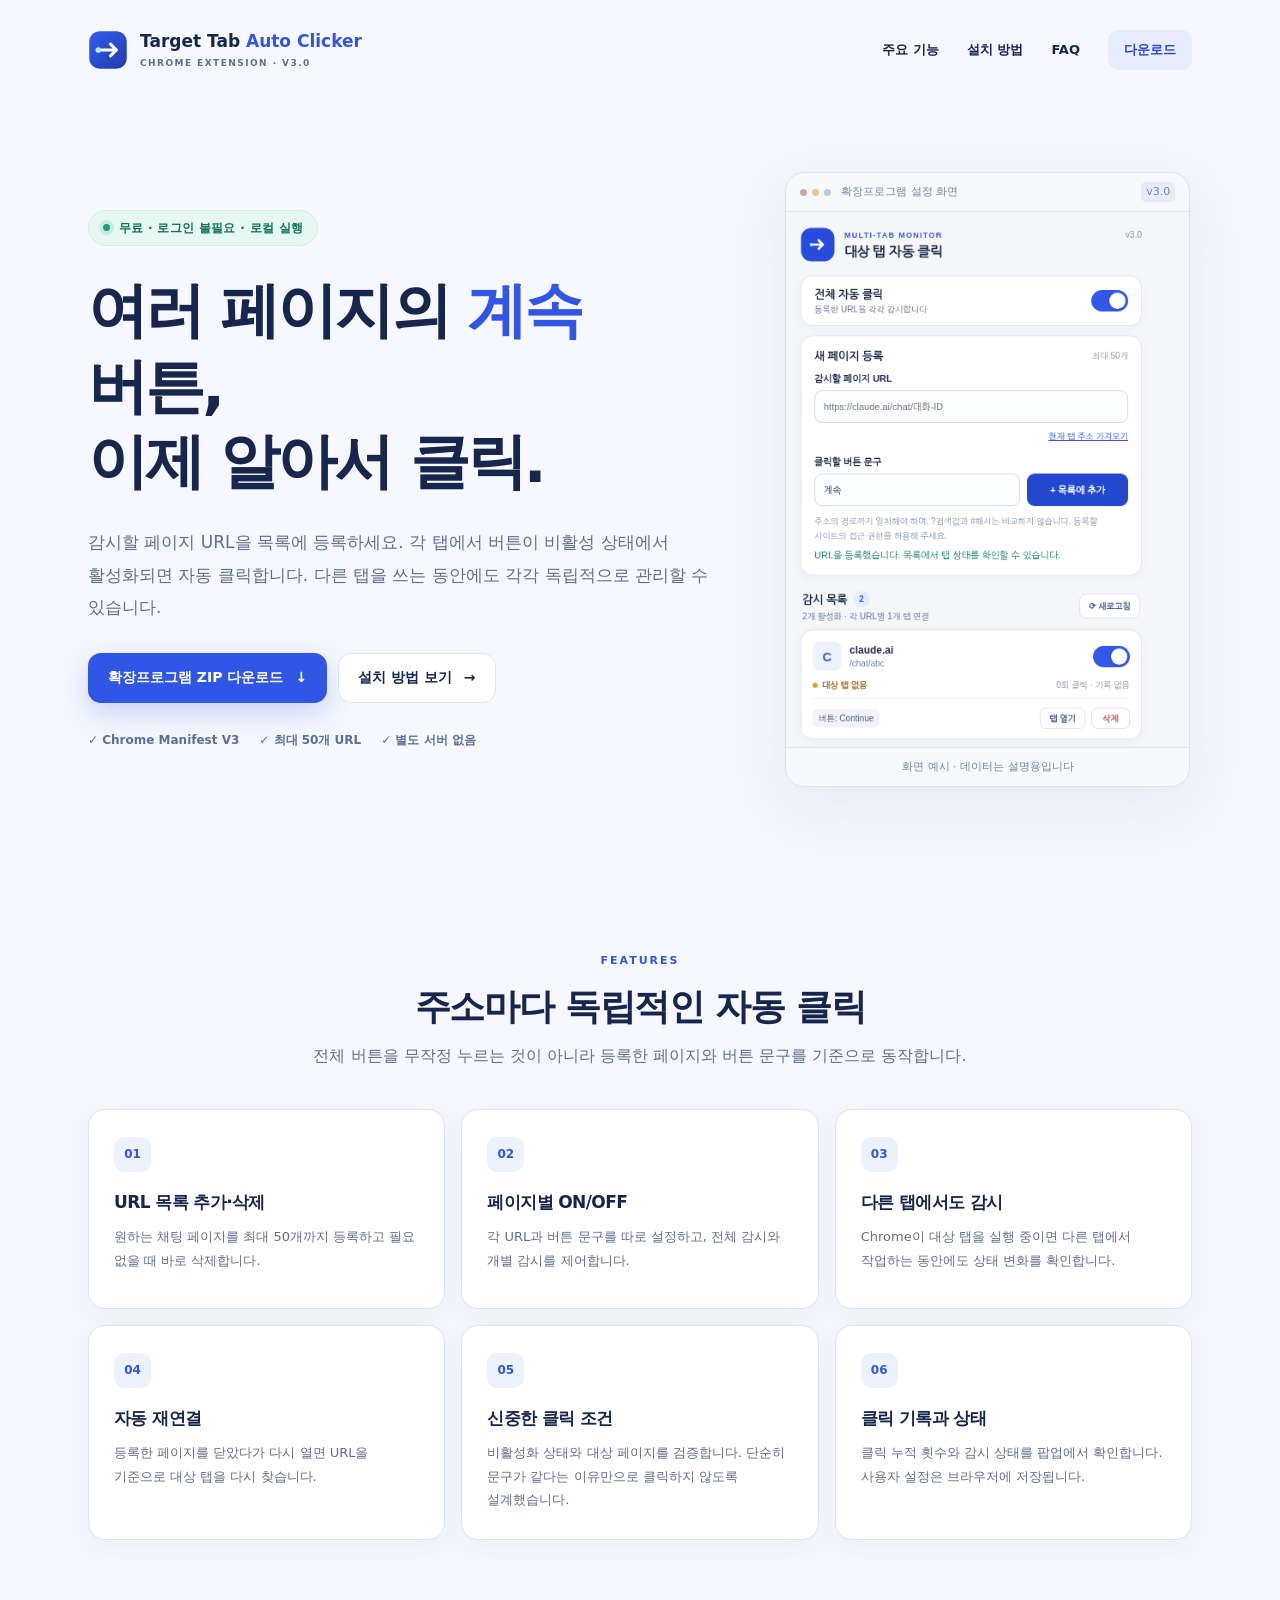
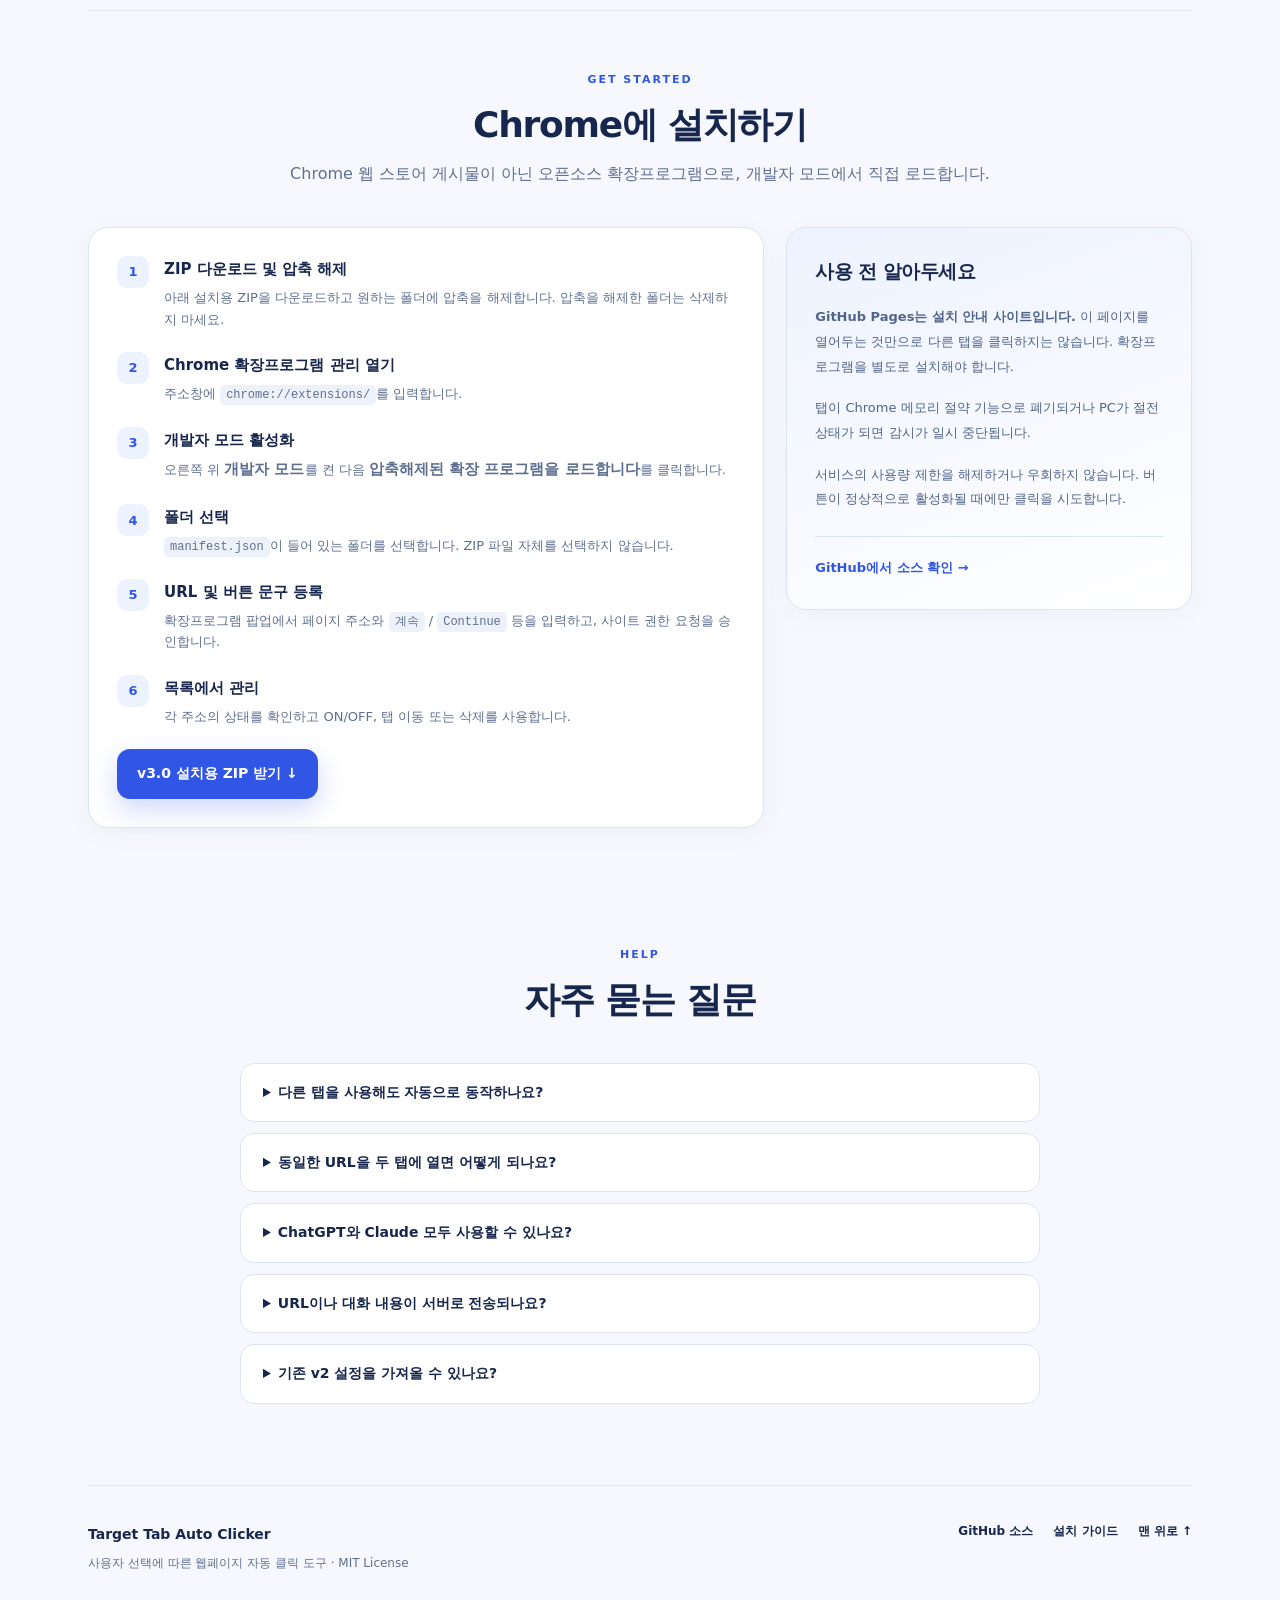
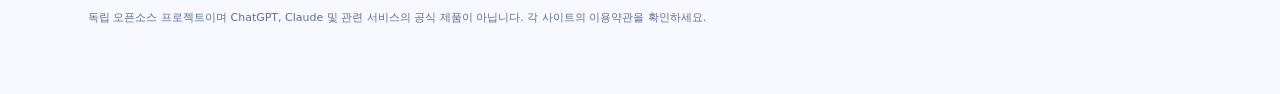
<file: docs/index.html>
<!doctype html>
<html lang="ko">
<head>
  <meta charset="utf-8">
  <meta name="viewport" content="width=device-width,initial-scale=1">
  <meta name="theme-color" content="#15234d">
  <meta name="description" content="원하는 대화 페이지를 목록에 등록하고 계속 버튼이 활성화되면 자동 클릭. URL별 감시·삭제·ON/OFF가 가능한 무료 Chrome 확장프로그램.">
  <meta name="robots" content="index,follow">
  <link rel="canonical" href="__SITE_URL__">
  <link rel="icon" href="favicon.svg" type="image/svg+xml">
  <link rel="icon" href="favicon-32.png" type="image/png" sizes="32x32">
  <link rel="apple-touch-icon" href="apple-touch-icon.png" sizes="180x180">
  <meta property="og:type" content="website">
  <meta property="og:site_name" content="Target Tab Auto Clicker">
  <meta property="og:title" content="대상 탭 자동 클릭 | 다중 URL Chrome 확장프로그램">
  <meta property="og:description" content="여러 대화 페이지를 등록하고, 각 탭의 버튼 활성화 상태를 감시해 자동 클릭. 탭별 ON/OFF·삭제·실행 기록을 한곳에서 관리하세요.">
  <meta property="og:url" content="__SITE_URL__">
  <meta property="og:image" content="__SITE_URL__og-image.png">
  <meta property="og:image:width" content="1200">
  <meta property="og:image:height" content="630">
  <meta name="twitter:card" content="summary_large_image">
  <meta name="twitter:title" content="대상 탭 자동 클릭 v3.0">
  <meta name="twitter:description" content="URL 목록형 Chrome 자동 클릭 확장프로그램">
  <meta name="twitter:image" content="__SITE_URL__og-image.png">
  <title>대상 탭 자동 클릭 v3.0 — Chrome 확장프로그램 다운로드</title>
  <link rel="stylesheet" href="styles.css">
  <script type="application/ld+json">
  {"@context":"https://schema.org","@type":"SoftwareApplication","name":"Target Tab Auto Clicker","applicationCategory":"BrowserApplication","operatingSystem":"Chrome (Desktop)","softwareVersion":"3.0.0","inLanguage":"ko","description":"여러 URL의 탭에서 지정한 버튼이 활성화되면 자동으로 클릭하는 Chrome 확장프로그램","url":"__SITE_URL__","downloadUrl":"__SITE_URL__downloads/__ZIP_NAME__","offers":{"@type":"Offer","price":"0","priceCurrency":"KRW"}}
  </script>
</head>
<body>
<a class="skip" href="#main">본문 바로가기</a>
<div class="site-wrap">
  <header class="masthead">
    <a class="brand" href="./" aria-label="대상 탭 자동 클릭 홈"><img src="favicon.svg" width="40" height="40" alt=""><span>Target Tab <strong>Auto Clicker</strong><small>CHROME EXTENSION · V3.0</small></span></a>
    <nav aria-label="주요 메뉴"><a href="#features">주요 기능</a><a href="#install">설치 방법</a><a href="#faq">FAQ</a><a class="nav-download" href="downloads/__ZIP_NAME__" download>다운로드</a></nav>
  </header>
  <main id="main">
    <section class="hero" aria-labelledby="title">
      <div class="hero-content">
        <span class="eyebrow"><span class="pulse"></span> 무료 · 로그인 불필요 · 로컬 실행</span>
        <h1 id="title">여러 페이지의 <em>계속</em> 버튼,<br>이제 알아서 클릭.</h1>
        <p class="hero-summary">감시할 페이지 URL을 목록에 등록하세요. 각 탭에서 버튼이 비활성 상태에서 활성화되면 자동 클릭합니다. 다른 탭을 쓰는 동안에도 각각 독립적으로 관리할 수 있습니다.</p>
        <div class="actions"><a class="btn primary" href="downloads/__ZIP_NAME__" download>확장프로그램 ZIP 다운로드 <span aria-hidden="true">↓</span></a><a class="btn secondary" href="#install">설치 방법 보기 <span aria-hidden="true">→</span></a></div>
        <div class="hero-notes"><span>✓ Chrome Manifest V3</span><span>✓ 최대 50개 URL</span><span>✓ 별도 서버 없음</span></div>
      </div>
      <div class="hero-preview"><div class="preview-bar"><span class="chrome-dots"><i></i><i></i><i></i></span>확장프로그램 설정 화면 <span class="preview-chip">v3.0</span></div><img src="assets/popup-preview.png" alt="대상 탭 자동 클릭 확장프로그램 팝업: URL 등록 폼, 전체 감시 스위치, URL 2개의 감시 상태 및 삭제 버튼" width="470" height="1150" fetchpriority="high"><div class="preview-caption">화면 예시 · 데이터는 설명용입니다</div></div>
    </section>
    <section id="features" class="section" aria-labelledby="features-title">
      <div class="section-heading"><span class="kicker">FEATURES</span><h2 id="features-title">주소마다 독립적인 자동 클릭</h2><p>전체 버튼을 무작정 누르는 것이 아니라 등록한 페이지와 버튼 문구를 기준으로 동작합니다.</p></div>
      <div class="features-grid">
        <article class="feature"><div class="feature-icon">01</div><h3>URL 목록 추가·삭제</h3><p>원하는 채팅 페이지를 최대 50개까지 등록하고 필요 없을 때 바로 삭제합니다.</p></article>
        <article class="feature"><div class="feature-icon">02</div><h3>페이지별 ON/OFF</h3><p>각 URL과 버튼 문구를 따로 설정하고, 전체 감시와 개별 감시를 제어합니다.</p></article>
        <article class="feature"><div class="feature-icon">03</div><h3>다른 탭에서도 감시</h3><p>Chrome이 대상 탭을 실행 중이면 다른 탭에서 작업하는 동안에도 상태 변화를 확인합니다.</p></article>
        <article class="feature"><div class="feature-icon">04</div><h3>자동 재연결</h3><p>등록한 페이지를 닫았다가 다시 열면 URL을 기준으로 대상 탭을 다시 찾습니다.</p></article>
        <article class="feature"><div class="feature-icon">05</div><h3>신중한 클릭 조건</h3><p>비활성화 상태와 대상 페이지를 검증합니다. 단순히 문구가 같다는 이유만으로 클릭하지 않도록 설계했습니다.</p></article>
        <article class="feature"><div class="feature-icon">06</div><h3>클릭 기록과 상태</h3><p>클릭 누적 횟수와 감시 상태를 팝업에서 확인합니다. 사용자 설정은 브라우저에 저장됩니다.</p></article>
      </div>
    </section>
    <section id="install" class="section install" aria-labelledby="install-title">
      <div class="section-heading"><span class="kicker">GET STARTED</span><h2 id="install-title">Chrome에 설치하기</h2><p>Chrome 웹 스토어 게시물이 아닌 오픈소스 확장프로그램으로, 개발자 모드에서 직접 로드합니다.</p></div>
      <div class="install-grid">
        <div class="install-steps">
          <ol>
            <li><span>1</span><div><strong>ZIP 다운로드 및 압축 해제</strong><p>아래 설치용 ZIP을 다운로드하고 원하는 폴더에 압축을 해제합니다. 압축을 해제한 폴더는 삭제하지 마세요.</p></div></li>
            <li><span>2</span><div><strong>Chrome 확장프로그램 관리 열기</strong><p>주소창에 <code>chrome://extensions/</code>를 입력합니다.</p></div></li>
            <li><span>3</span><div><strong>개발자 모드 활성화</strong><p>오른쪽 위 <strong>개발자 모드</strong>를 켠 다음 <strong>압축해제된 확장 프로그램을 로드합니다</strong>를 클릭합니다.</p></div></li>
            <li><span>4</span><div><strong>폴더 선택</strong><p><code>manifest.json</code>이 들어 있는 폴더를 선택합니다. ZIP 파일 자체를 선택하지 않습니다.</p></div></li>
            <li><span>5</span><div><strong>URL 및 버튼 문구 등록</strong><p>확장프로그램 팝업에서 페이지 주소와 <code>계속</code> / <code>Continue</code> 등을 입력하고, 사이트 권한 요청을 승인합니다.</p></div></li>
            <li><span>6</span><div><strong>목록에서 관리</strong><p>각 주소의 상태를 확인하고 ON/OFF, 탭 이동 또는 삭제를 사용합니다.</p></div></li>
          </ol>
          <a class="btn primary" href="downloads/__ZIP_NAME__" download>v3.0 설치용 ZIP 받기 ↓</a>
        </div>
        <aside class="install-side"><h3>사용 전 알아두세요</h3><p><strong>GitHub Pages는 설치 안내 사이트입니다.</strong> 이 페이지를 열어두는 것만으로 다른 탭을 클릭하지는 않습니다. 확장프로그램을 별도로 설치해야 합니다.</p><p>탭이 Chrome 메모리 절약 기능으로 폐기되거나 PC가 절전 상태가 되면 감시가 일시 중단됩니다.</p><p>서비스의 사용량 제한을 해제하거나 우회하지 않습니다. 버튼이 정상적으로 활성화될 때에만 클릭을 시도합니다.</p><div class="side-link"><a href="__REPO_URL__" id="source" rel="noopener noreferrer">GitHub에서 소스 확인 →</a></div></aside>
      </div>
    </section>
    <section id="faq" class="section faq" aria-labelledby="faq-title"><div class="section-heading"><span class="kicker">HELP</span><h2 id="faq-title">자주 묻는 질문</h2></div>
      <div class="faq-list">
        <details><summary>다른 탭을 사용해도 자동으로 동작하나요?</summary><p>등록한 탭이 열려 있고 Chrome이 스크립트를 계속 실행한다면 동작합니다. 다만 백그라운드 실행 지연, 탭 메모리 절약, 컴퓨터 절전으로 클릭이 늦어지거나 중단될 수 있습니다.</p></details>
        <details><summary>동일한 URL을 두 탭에 열면 어떻게 되나요?</summary><p>각 URL에 대해 한 개의 탭만 추적합니다. 같은 URL을 여러 탭에서 동시에 클릭하지 않습니다.</p></details>
        <details><summary>ChatGPT와 Claude 모두 사용할 수 있나요?</summary><p>대상 URL과 버튼 문구를 등록할 수 있습니다. ChatGPT 안내 영역과 다른 사이트의 비활성화 상태를 서로 다른 조건으로 감시하지만, 실제 서비스 UI 변경에 따라 동작 여부가 달라질 수 있습니다.</p></details>
        <details><summary>URL이나 대화 내용이 서버로 전송되나요?</summary><p>확장프로그램 자체에는 별도 서버나 분석 API가 없습니다. 등록한 URL·설정·클릭 기록은 Chrome 로컬 저장소에 보관합니다. 공개 GitHub 저장소에 개인 대화 URL이나 인증 정보를 올리지는 마세요.</p></details>
        <details><summary>기존 v2 설정을 가져올 수 있나요?</summary><p>같은 확장프로그램 설치 폴더를 교체하고 새로고침하면 v2 설정을 v3 목록으로 자동 이전할 수 있도록 구성했습니다. 새로 별도 설치한 확장에는 기존 저장값이 자동으로 이전되지 않습니다.</p></details>
      </div>
    </section>
  </main>
  <footer class="footer"><div><strong>Target Tab Auto Clicker</strong><p>사용자 선택에 따른 웹페이지 자동 클릭 도구 · MIT License</p></div><div><a href="__REPO_URL__" rel="noopener noreferrer">GitHub 소스</a><a href="#install">설치 가이드</a><a href="#main">맨 위로 ↑</a></div><small>독립 오픈소스 프로젝트이며 ChatGPT, Claude 및 관련 서비스의 공식 제품이 아닙니다. 각 사이트의 이용약관을 확인하세요.</small></footer>
</div>
</body>
</html>
</file>
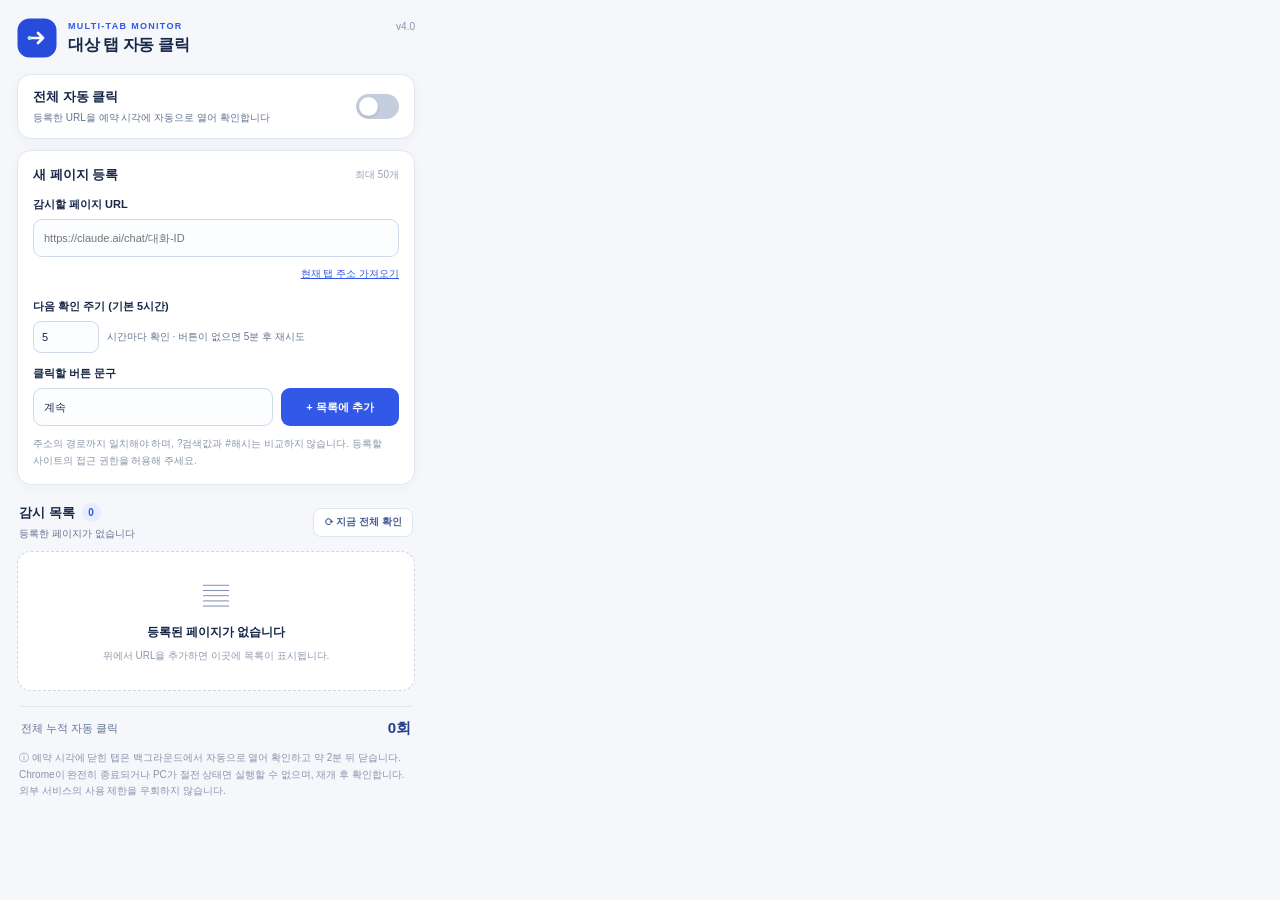
<file: popup.html>
<!doctype html>
<html lang="ko">
<head>
  <meta charset="UTF-8" />
  <meta name="viewport" content="width=device-width, initial-scale=1" />
  <meta name="theme-color" content="#f4f7fc" />
  <title>대상 탭 자동 클릭 · URL 목록 관리</title>
  <link rel="icon" href="icons/icon.svg" type="image/svg+xml" />
  <link rel="stylesheet" href="popup.css" />
</head>
<body>
  <main class="app" aria-labelledby="app-title">
    <header class="topbar">
      <div class="brand-icon" aria-hidden="true"><svg viewBox="0 0 40 40" fill="none"><rect x=".5" y=".5" width="39" height="39" rx="12" fill="#294BDB"/><path d="M13 20h13m-5-5 5 5-5 5" stroke="white" stroke-width="2.7" stroke-linecap="round" stroke-linejoin="round"/><circle cx="12.5" cy="20" r="2" fill="#A5EDE4"/></svg></div>
      <div class="brand-copy"><p class="eyebrow">MULTI-TAB MONITOR</p><h1 id="app-title">대상 탭 자동 클릭</h1></div>
      <span class="version">v4.0</span>
    </header>

    <section class="master-bar" aria-labelledby="global-heading">
      <div><h2 id="global-heading">전체 자동 클릭</h2><p id="global-desc">등록한 URL을 예약 시각에 자동으로 열어 확인합니다</p></div>
      <label class="switch" for="global-switch">
        <input id="global-switch" type="checkbox" role="switch" aria-describedby="global-desc" />
        <span class="switch-track" aria-hidden="true"><span class="switch-knob"></span></span>
        <span class="sr-only">전체 자동 클릭 켜기/끄기</span>
      </label>
    </section>

    <section class="panel" aria-labelledby="add-heading">
      <div class="section-heading"><h2 id="add-heading">새 페이지 등록</h2><span class="section-meta">최대 50개</span></div>
      <form id="add-form">
        <label for="url-input" class="field-label">감시할 페이지 URL</label>
        <input type="url" id="url-input" placeholder="https://claude.ai/chat/대화-ID" spellcheck="false" autocomplete="off" required />
        <button id="use-current" class="quiet-button" type="button">현재 탭 주소 가져오기</button>
        <label for="interval-input" class="field-label">다음 확인 주기 (기본 5시간)</label>
        <div class="interval-form"><input type="number" id="interval-input" min="1" max="48" step="1" value="5" required /><span>시간마다 확인 · 버튼이 없으면 5분 후 재시도</span></div>
        <label for="label-input" class="field-label">클릭할 버튼 문구</label>
        <div class="form-row"><input id="label-input" type="text" maxlength="60" value="계속" required placeholder="계속 또는 Continue" /><button class="primary-button" id="add-btn" type="submit">+ 목록에 추가</button></div>
      </form>
      <p class="help-text">주소의 경로까지 일치해야 하며, ?검색값과 #해시는 비교하지 않습니다. 등록할 사이트의 접근 권한을 허용해 주세요.</p>
      <p id="feedback" class="feedback" role="status" aria-live="polite"></p>
    </section>

    <section class="list-section" aria-labelledby="list-heading">
      <div class="list-heading"><div><h2 id="list-heading">감시 목록 <span id="list-count" class="count">0</span></h2><p id="list-summary">등록한 페이지가 없습니다</p></div><button id="refresh-all" class="refresh-button" type="button" title="예약 시각과 관계없이 전체 페이지를 확인">⟳ 지금 전체 확인</button></div>
      <div id="empty-state" class="empty-state"><div class="empty-icon" aria-hidden="true">▤</div><strong>등록된 페이지가 없습니다</strong><p>위에서 URL을 추가하면 이곳에 목록이 표시됩니다.</p></div>
      <div id="target-list" class="target-list" aria-live="off"></div>
    </section>

    <section class="footer-stat" aria-label="자동 클릭 요약"><span>전체 누적 자동 클릭</span><strong id="total-clicks">0회</strong></section>
    <p class="footnote">ⓘ 예약 시각에 닫힌 탭은 백그라운드에서 자동으로 열어 확인하고 약 2분 뒤 닫습니다. Chrome이 완전히 종료되거나 PC가 절전 상태면 실행할 수 없으며, 재개 후 확인합니다. 외부 서비스의 사용 제한을 우회하지 않습니다.</p>
  </main>
  <script src="popup.js"></script>
</body>
</html>
</file>
<file: docs/styles.css>
:root{--bg:#f6f8fd;--ink:#17264d;--muted:#5e6f91;--line:#dce4f4;--blue:#3156e5;--paper:#fff;--soft:#edf2ff;--shadow:0 20px 60px #203a7414;color-scheme:light}
*{box-sizing:border-box}html{scroll-behavior:smooth;scroll-padding-top:28px}body{margin:0;font:16px/1.67 -apple-system,BlinkMacSystemFont,"Noto Sans KR","Malgun Gothic",system-ui,sans-serif;color:var(--ink);background:var(--bg)}a{color:inherit}img{max-width:100%;height:auto}button,a,summary{touch-action:manipulation}a:focus-visible,summary:focus-visible{outline:3px solid #90a8ff;outline-offset:5px;border-radius:5px}.skip{position:absolute;top:-99px;left:12px;padding:10px;background:#fff;z-index:99}.skip:focus{top:8px}.site-wrap{max-width:1160px;margin:auto;padding:0 28px}.masthead{min-height:100px;display:flex;align-items:center;justify-content:space-between;gap:26px}.brand{display:flex;align-items:center;gap:12px;font-size:17px;font-weight:750;text-decoration:none;line-height:1.15;white-space:nowrap}.brand strong{color:var(--blue)}.brand small{display:block;color:var(--muted);letter-spacing:1.45px;font-size:9px;font-weight:700;margin-top:7px}.masthead nav{display:flex;gap:28px;align-items:center}.masthead nav a{font-size:13px;font-weight:700;text-decoration:none}.masthead nav a:hover,.footer a:hover{color:var(--blue)}.nav-download{padding:9px 16px;border-radius:11px;background:#e7edff;color:#2647c4!important}.nav-download:hover{background:#d9e3ff}
.hero{display:grid;grid-template-columns:minmax(0,1.1fr) minmax(260px,.72fr);align-items:center;gap:72px;padding:72px 0 105px}.hero-content{max-width:680px}.eyebrow{font-size:12px;font-weight:800;letter-spacing:.3px;background:#e7f7f1;border:1px solid #cff0e4;border-radius:40px;color:#14745c;display:inline-flex;align-items:center;gap:9px;padding:7px 14px}.pulse{width:7px;height:7px;border-radius:50%;background:#16a07a;box-shadow:0 0 0 4px #16a07a20}h1{font-size:clamp(37px,4.7vw,61px);line-height:1.26;letter-spacing:-2.9px;margin:27px 0 26px;word-break:keep-all}h1 em{color:var(--blue);font-style:normal}.hero-summary{color:var(--muted);font-size:17px;line-height:1.9;max-width:650px;word-break:keep-all}.actions{display:flex;gap:11px;flex-wrap:wrap;margin-top:30px}.btn{border:1px solid transparent;border-radius:13px;min-height:48px;padding:12px 19px;display:inline-flex;gap:12px;justify-content:center;align-items:center;text-decoration:none;font-size:14px;font-weight:800;transition:transform .2s,background .2s}.btn:hover{transform:translateY(-2px)}.btn.primary{background:var(--blue);color:white;box-shadow:0 10px 27px #3156e53b}.btn.primary:hover{background:#2345c9}.btn.secondary{background:var(--paper);border-color:var(--line)}.hero-notes{display:flex;flex-wrap:wrap;gap:20px;font-size:12px;margin-top:27px;color:#59709d;font-weight:650}.hero-preview{width:100%;max-width:405px;justify-self:center;background:#f7f9fd;border:1px solid #dbe4f4;box-shadow:var(--shadow);border-radius:19px;overflow:hidden}.preview-bar{height:39px;padding:0 14px;display:flex;align-items:center;gap:10px;border-bottom:1px solid #e0e6f1;color:#7787a2;font-size:11px}.chrome-dots{display:flex;gap:5px}.chrome-dots i{display:block;width:7px;height:7px;border-radius:50%;background:#bbc9dd}.chrome-dots i:first-child{background:#d4a4a9}.chrome-dots i:nth-child(2){background:#e3c893}.preview-chip{margin-left:auto;background:#e5ebfa;border-radius:5px;padding:1px 5px}.hero-preview>img{width:100%;display:block;max-height:535px;object-fit:cover;object-position:top;overflow:hidden}.preview-caption{text-align:center;border-top:1px solid #e0e6f1;font-size:11px;color:#7586a3;padding:10px}
.section{padding:60px 0 70px}.section-heading{text-align:center;max-width:700px;margin:0 auto 39px}.kicker{display:block;letter-spacing:2px;font-weight:850;font-size:11px;color:var(--blue);margin-bottom:12px}h2{font-size:clamp(27px,3vw,36px);letter-spacing:-1.25px;line-height:1.32;margin:0 0 13px;word-break:keep-all}.section-heading p{color:var(--muted);margin:0;word-break:keep-all}.features-grid{display:grid;grid-template-columns:repeat(3,minmax(0,1fr));gap:16px}.feature{border-radius:17px;border:1px solid var(--line);background:var(--paper);padding:27px 25px;min-height:200px;box-shadow:0 7px 25px #2842760c}.feature-icon{background:var(--soft);color:var(--blue);border-radius:10px;font-size:12px;font-weight:900;width:37px;height:35px;display:grid;place-items:center;margin-bottom:16px}.feature h3{font-size:17px;letter-spacing:-.6px;margin:0 0 9px}.feature p{font-size:13px;line-height:1.8;color:var(--muted);margin:0;word-break:keep-all}.install{border-top:1px solid var(--line)}.install-grid{display:grid;grid-template-columns:minmax(0,1.25fr) minmax(270px,.75fr);gap:22px;align-items:start}.install-steps,.install-side{background:var(--paper);border:1px solid var(--line);border-radius:20px;padding:28px;box-shadow:0 6px 24px #2842760b}.install-steps ol{list-style:none;margin:0;padding:0}.install-steps li{display:flex;gap:15px;align-items:flex-start;margin-bottom:22px}.install-steps li>span{flex:0 0 32px;height:32px;display:grid;place-items:center;border-radius:10px;background:var(--soft);color:var(--blue);font-weight:850;font-size:13px}.install-steps li strong{font-size:15px}.install-steps li p{margin:4px 0 0;font-size:13px;color:var(--muted)}code{font:12px/1.5 ui-monospace,SFMono-Regular,Consolas,monospace;background:#edf1fa;padding:3px 6px;border-radius:5px;overflow-wrap:anywhere}.install-side{background:linear-gradient(160deg,#edf2ff,#fff)}.install-side h3{margin:0 0 18px;letter-spacing:-.5px}.install-side p{color:#516489;font-size:13px;line-height:1.9;margin:0 0 17px}.side-link{border-top:1px solid #dbe4f4;margin-top:24px;padding-top:17px}.side-link a{font-weight:800;color:var(--blue);text-decoration:none;font-size:13px}.faq{padding-top:48px}.faq-list{max-width:800px;margin:0 auto}.faq-list details{background:var(--paper);margin-bottom:11px;border:1px solid var(--line);border-radius:14px;padding:17px 22px}.faq-list summary{font-weight:760;font-size:14px;cursor:pointer;padding-right:10px}.faq-list details p{font-size:13px;color:var(--muted);margin:14px 0 0;line-height:1.9}.footer{border-top:1px solid var(--line);padding:35px 0 60px;display:flex;align-items:flex-start;justify-content:space-between;gap:24px;flex-wrap:wrap}.footer strong{font-size:14px}.footer p,.footer small{font-size:12px;color:var(--muted);margin:6px 0}.footer small{width:100%;font-size:11px}.footer>div:nth-child(2){display:flex;gap:20px;flex-wrap:wrap}.footer a{font-size:12px;font-weight:700;text-decoration:none}
@media(max-width:900px){.masthead{gap:16px}.masthead nav{gap:13px}.hero{gap:28px}.features-grid{grid-template-columns:repeat(2,minmax(0,1fr))}}@media(max-width:650px){.site-wrap{padding:0 17px}.masthead{min-height:77px;flex-wrap:wrap;justify-content:center;gap:8px;padding:12px 0}.masthead nav{width:100%;justify-content:space-around;gap:12px}.masthead nav a{font-size:12px}.hero{grid-template-columns:1fr;padding:53px 0 59px;gap:36px}.hero h1{font-size:clamp(34px,8.2vw,50px);letter-spacing:-1.9px}.hero-summary{font-size:15px}.hero-notes{gap:10px}.hero-preview{max-width:370px}.section{padding:48px 0}.features-grid,.install-grid{grid-template-columns:1fr}.feature{min-height:0}.section-heading{margin-bottom:24px}.install-steps,.install-side{padding:20px}.actions{flex-direction:column}.btn{width:100%}.footer{flex-direction:column;gap:14px}}@media(prefers-reduced-motion:reduce){*,*:before,*:after{scroll-behavior:auto!important;transition:none!important}}
</file>
<file: popup.css>
:root{color-scheme:light;--ink:#172747;--muted:#627390;--border:#e1e7f1;--blue:#3158e7;--soft:#f5f7fb;--surface:#fff;--ring:#b9c9ff}
*{box-sizing:border-box}
html{font-family:-apple-system,BlinkMacSystemFont,'Noto Sans KR','Malgun Gothic',sans-serif}
body{width:432px;min-width:325px;margin:0;background:var(--soft);color:var(--ink)}
.app{padding:18px 17px 17px}
.topbar{display:flex;align-items:center;gap:11px;margin-bottom:16px}.brand-icon{width:40px;height:40px;flex:none}.brand-icon svg{width:100%;height:100%}.brand-copy{min-width:0;flex:1}.eyebrow{font-size:9px;font-weight:900;color:var(--blue);letter-spacing:1.3px;margin:0 0 4px}h1{font-size:16px;letter-spacing:-.4px;margin:0}h2{font-size:13px;margin:0}.version{color:#8796ad;font-size:10px;align-self:start;padding-top:3px}
.master-bar,.panel,.target-card{background:var(--surface);border:1px solid var(--border);border-radius:14px;box-shadow:0 3px 13px rgba(26,55,102,.035)}
.master-bar{display:flex;justify-content:space-between;align-items:center;padding:13px 15px;margin-bottom:11px;gap:10px}.master-bar p{margin:5px 0 0;font-size:10px;color:var(--muted)}
.switch{display:inline-block;width:43px;height:25px;flex:0 0 43px;position:relative;cursor:pointer}.switch input{position:absolute;inset:0;width:100%;height:100%;opacity:0;z-index:1;margin:0;cursor:pointer}.switch-track{display:block;border-radius:40px;background:#c5cedc;width:43px;height:25px;padding:3px;transition:background .15s}.switch-knob{display:block;width:19px;height:19px;border-radius:100%;background:white;box-shadow:0 1px 3px #14203930;transition:transform .15s}.switch input:checked+.switch-track{background:#3158e7}.switch input:checked+.switch-track .switch-knob{transform:translateX(18px)}.switch input:focus-visible+.switch-track{outline:3px solid var(--ring);outline-offset:3px}
.panel{padding:15px}.section-heading,.list-heading{display:flex;justify-content:space-between;align-items:center;gap:12px}.section-meta{font-size:10px;color:#95a0b2}.field-label{font-size:11px;font-weight:800;display:block;margin:13px 0 7px}input[type=url],input[type=text]{height:38px;width:100%;min-width:0;border:1px solid #cfdaea;border-radius:9px;padding:0 10px;background:#fcfdff;color:var(--ink);font-size:11px;outline:none}input[type=url]:focus-visible,input[type=text]:focus-visible{border-color:#5172f3;box-shadow:0 0 0 3px #dfe7ff}.quiet-button{display:block;margin:5px 0 0 auto;border:0;background:none;color:var(--blue);font-size:10px;text-decoration:underline;cursor:pointer;padding:5px 0}.form-row{display:flex;gap:8px}.form-row input{flex:1}.primary-button{border:0;border-radius:9px;background:var(--blue);font-size:11px;font-weight:800;color:white;padding:0 13px;min-width:118px;cursor:pointer}.primary-button:hover{background:#2448cd}.primary-button:disabled{opacity:.5;cursor:default}.help-text,.footnote{font-size:10px;color:#8794aa;line-height:1.65;word-break:keep-all}.help-text{margin:10px 0 0}.feedback{color:#168169;margin:7px 0 0;font-size:11px;line-height:1.4}.feedback:empty{display:none}.feedback[data-error=true]{color:#bc4747}
.list-section{margin-top:18px}.list-heading{margin:0 2px 10px}.list-heading h2{display:flex;align-items:center;gap:7px}.count{display:inline-flex;min-width:19px;height:19px;justify-content:center;align-items:center;border-radius:30px;background:#e7edff;color:#3158e7;font-size:10px;padding:0 5px}.list-heading p{margin:5px 0 0;font-size:10px;color:var(--muted)}.refresh-button{font-size:10px;font-weight:800;color:#455e96;border:1px solid #dfe5f0;background:#fff;border-radius:8px;height:29px;padding:0 10px;cursor:pointer}.refresh-button:hover{background:#edf2ff}.refresh-button:disabled{opacity:.6}
.target-list{display:grid;gap:9px}.target-card{padding:13px 13px 11px}.target-card.is-off{opacity:.8}.card-head{display:flex;align-items:center;gap:9px}.site-mark{background:#eef2ff;border-radius:9px;color:var(--blue);display:grid;place-items:center;width:34px;height:34px;font-weight:900;font-size:15px;flex:none}.target-info{min-width:0;flex:1}.target-host{display:block;font-weight:800;font-size:12px;white-space:nowrap;overflow:hidden;text-overflow:ellipsis}.target-url{display:block;color:#7585a1;font-size:10px;overflow:hidden;text-overflow:ellipsis;white-space:nowrap;margin-top:3px}.card-toggle{margin-left:3px}.card-state{margin:11px 0 0;display:flex;justify-content:space-between;gap:8px;align-items:center}.status-text{font-size:10px;font-weight:800;color:#526380;display:inline-flex;align-items:center;gap:5px}.status-dot{display:inline-block;width:6px;height:6px;border-radius:100%;background:#9ba5b5}.status-text[data-state=ready]{color:#168064}.status-text[data-state=ready] .status-dot{background:#18a381}.status-text[data-state=waiting]{color:#a36b16}.status-text[data-state=waiting] .status-dot{background:#e0a327}.status-text[data-state=clicked]{color:#3158e7}.status-text[data-state=clicked] .status-dot{background:#3158e7}.click-mini{font-size:10px;color:#8794a8;white-space:nowrap}.card-footer{display:flex;align-items:center;gap:7px;border-top:1px solid #edf0f5;margin-top:10px;padding-top:10px}.button-label{font-size:10px;background:#f0f3fa;color:#566780;padding:5px 7px;border-radius:6px;max-width:143px;white-space:nowrap;overflow:hidden;text-overflow:ellipsis;margin-right:auto}.mini-button{border:1px solid #dfe6f1;background:#fff;color:#435a83;border-radius:7px;min-width:45px;padding:6px 10px;font-size:10px;font-weight:800;cursor:pointer}.mini-button:hover{background:#f3f6ff}.mini-button.delete{border-color:#f3d9de;color:#bb555e}.mini-button.delete:hover{background:#fff2f3}.mini-button:focus-visible,.refresh-button:focus-visible,.primary-button:focus-visible,.quiet-button:focus-visible{outline:3px solid var(--ring);outline-offset:2px}
.empty-state{text-align:center;background:white;padding:27px 14px;border:1px dashed #ccd7e8;border-radius:14px}.empty-icon{font-size:26px;color:#8394b5;margin-bottom:8px}.empty-state strong{font-size:12px}.empty-state p{font-size:10px;color:#8a98ae;margin:8px 0 0}.footer-stat{display:flex;justify-content:space-between;align-items:center;margin:15px 2px 0;padding:12px 2px;border-top:1px solid #e2e8f1;color:#657593;font-size:11px}.footer-stat strong{color:#253f89;font-size:15px}.footnote{margin:0 2px}
.sr-only{position:absolute;width:1px;height:1px;padding:0;overflow:hidden;clip:rect(0,0,0,0);white-space:nowrap;border:0}
@media (prefers-reduced-motion:reduce){*{transition:none!important}}

[hidden]{display:none!important}
/* v4: per-URL schedule and on-demand checks */
input[type=number]{border:1px solid #cfdaea;border-radius:8px;background:#fcfdff;color:var(--ink);height:32px;padding:0 8px;font:inherit;font-size:11px;outline:none}
input[type=number]:focus-visible{border-color:#5172f3;box-shadow:0 0 0 3px #dfe7ff}
.interval-form{display:flex;gap:8px;align-items:center}.interval-form input{width:66px;flex:none}.interval-form span{font-size:10px;color:var(--muted)}
.schedule-info{margin-top:8px;font-size:10px;color:#627390;line-height:1.5;word-break:keep-all}
.interval-row{display:flex;justify-content:space-between;align-items:center;margin-top:8px;gap:8px}
.interval-caption{display:flex;align-items:center;gap:5px;color:#63758d;font-size:10px}.interval-edit{width:57px}
.interval-row .mini-button{white-space:nowrap}
</file>
